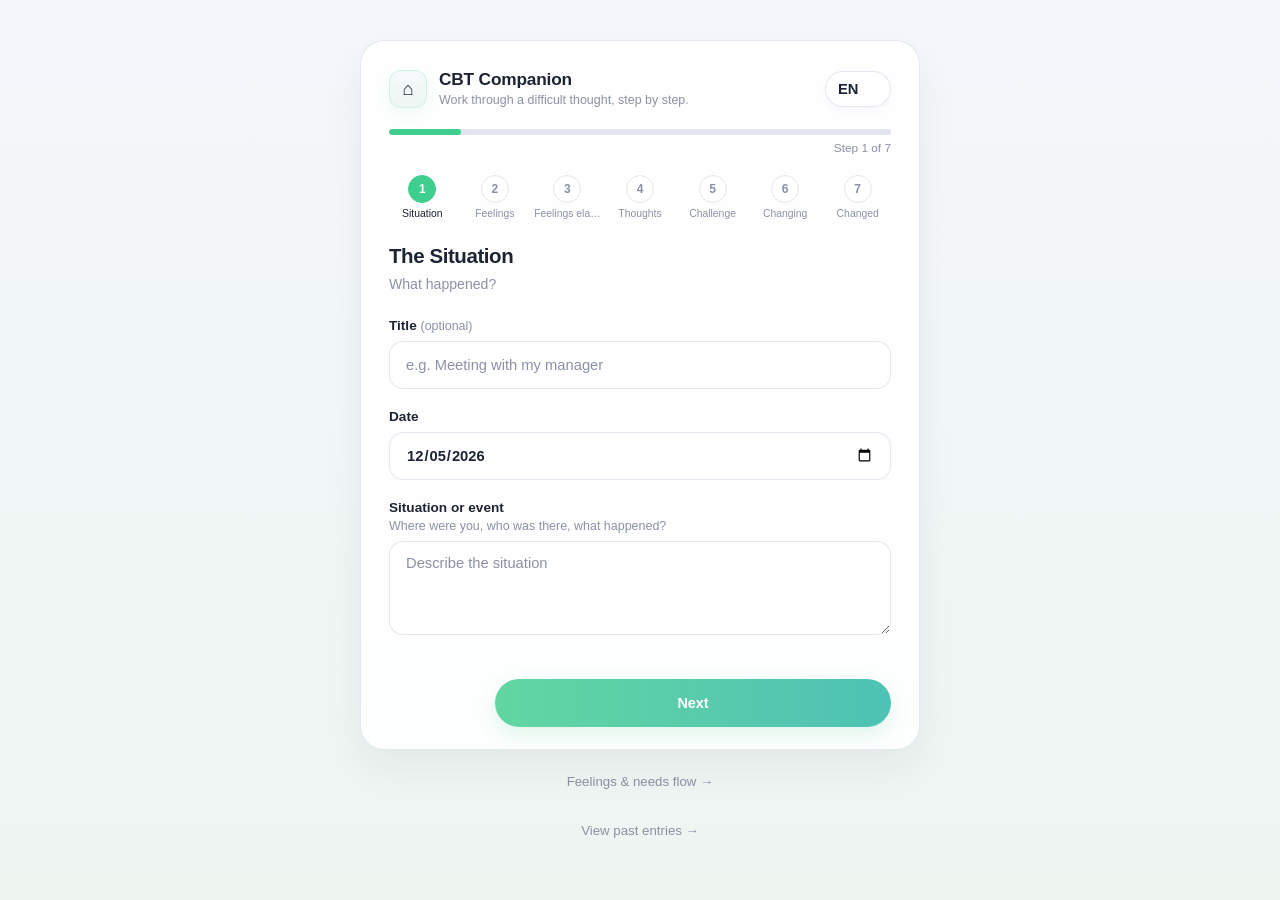
<file: index.html>
<!DOCTYPE html>
<html lang="en">
<head>
<meta charset="UTF-8">
<title>CBT Companion</title>
<meta name="viewport" content="width=device-width, initial-scale=1">
<link rel="stylesheet" href="style.css">
</head>
<body>
<div class="wrap">
<div class="wrap-card">

  <header class="app-header">
    <a href="index.html" class="header-badge" id="home-link" aria-label="Home">&#8962;</a>
    <div class="header-copy">
      <h1>CBT Companion</h1>
      <p data-i18n="appSubtitle">Work through a difficult thought, step by step.</p>
    </div>
    <div class="header-lang">
      <select id="language-select" class="language-select" aria-label="Language">
        <option value="en">EN</option>
        <option value="he">HE</option>
      </select>
    </div>
  </header>

  <div class="progress-track"><div class="progress-fill" id="progress-fill"></div></div>
  <div class="progress-label" id="progress-label"></div>
  <nav class="step-tracker" id="step-tracker" aria-label="CBT steps"></nav>

  <form id="cbt-form">

    <!-- Step 1: Situation -->
    <section class="step" data-step="1">
      <span class="step-title" data-i18n="step1Title">The Situation</span>
      <p class="step-subtitle" data-i18n="step1Subtitle">What happened?</p>

      <div class="field">
        <label for="title"><span data-i18n="title">Title</span> <span class="hint" style="display:inline" data-i18n="optionalText">(optional)</span></label>
        <div class="wrap-input"><input type="text" id="title" data-i18n-placeholder="titlePlaceholder" placeholder="e.g. Meeting with my manager"></div>
      </div>

      <div class="field">
        <label for="date" data-i18n="date">Date</label>
        <div class="wrap-input"><input type="date" id="date"></div>
      </div>

      <div class="field">
        <label for="situation" data-i18n="situation">Situation or event</label>
        <span class="hint" data-i18n="situationHint">Where were you, who was there, what happened?</span>
        <div class="wrap-input"><textarea id="situation" data-i18n-placeholder="situationPlaceholder" placeholder="Describe the situation"></textarea></div>
      </div>
    </section>

    <!-- Step 2: Feelings before -->
    <section class="step" data-step="2" hidden>
      <span class="step-title" data-i18n="step2Title">How You Felt</span>
      <p class="step-subtitle" data-i18n="step2Subtitle">Select every emotion that applies, then set its intensity.</p>
      <div class="emotion-picker" id="emotions-before"></div>
      <div class="intensity-list" id="intensity-before"></div>
    </section>

    <!-- Step 4: Thoughts -->
    <section class="step" data-step="4" hidden>
      <span class="step-title" data-i18n="step3Title">Automatic Thoughts</span>
      <p class="step-subtitle" data-i18n="step3Subtitle">Look closer at what went through your mind.</p>

      <div class="field">
        <label for="physicalSensations" data-i18n="physicalSensations">Physical sensations</label>
        <span class="hint" data-i18n="physicalSensationsHint">What did you notice in your body?</span>
        <div class="wrap-input"><textarea id="physicalSensations"></textarea></div>
      </div>

      <div class="field">
        <label for="automaticThought" data-i18n="automaticThought">Unhelpful thought</label>
        <div class="wrap-input"><textarea id="automaticThought" data-i18n-placeholder="automaticThoughtPlaceholder" placeholder="e.g. I'll never be good enough at my job"></textarea></div>
      </div>

      <div class="field">
        <div class="level-row">
          <span class="level-label" data-i18n="beliefLevel">How much do you believe it?</span>
          <span class="level-value"><span data-i18n="levelLabel">Level</span>: <b id="level-value">50</b>/100</span>
        </div>
        <div class="level-slider">
          <div class="track"></div>
          <div class="fill" id="level-fill"></div>
          <input type="range" id="level" min="0" max="100" value="50">
        </div>
      </div>

      <div class="field">
        <label for="interpretation" data-i18n="interpretation">Interpretation</label>
        <span class="hint" data-i18n="interpretationHint">How did you interpret what happened? What meaning did it have for you?</span>
        <div class="wrap-input"><textarea id="interpretation"></textarea></div>
      </div>

      <div class="field">
        <label for="pastExperiences" data-i18n="pastExperiences">Past experiences</label>
        <span class="hint" data-i18n="pastExperiencesHint">What past experiences influence this interpretation?</span>
        <div class="wrap-input"><textarea id="pastExperiences"></textarea></div>
      </div>

      <div class="field">
        <label for="beliefs" data-i18n="beliefs">Underlying beliefs</label>
        <div class="wrap-input"><textarea id="beliefs"></textarea></div>
      </div>

      <div class="field">
        <label for="consequence" data-i18n="consequence">Consequence / behavior</label>
        <span class="hint" data-i18n="consequenceHint">What did you do (or want to do) as a result?</span>
        <div class="wrap-input"><textarea id="consequence"></textarea></div>
      </div>
    </section>

    <!-- Step 5: Challenge -->
    <section class="step" data-step="5" hidden>
      <span class="step-title" data-i18n="step4Title">Identify &amp; Challenge</span>
      <p class="step-subtitle" data-i18n="step4Subtitle">Question the evidence, and spot any thinking traps.</p>

      <div class="field">
        <label for="evidenceFor" data-i18n="evidenceFor">Evidence that supports the thought</label>
        <div class="wrap-input"><textarea id="evidenceFor"></textarea></div>
      </div>

      <div class="field">
        <label for="evidenceAgainst" data-i18n="evidenceAgainst">Evidence against the thought</label>
        <div class="wrap-input"><textarea id="evidenceAgainst"></textarea></div>
      </div>

      <div class="field">
        <label data-i18n="cognitiveDistortions">Cognitive distortions</label>
        <span class="hint" data-i18n="distortionsHint">Select any thinking traps you notice in this thought.</span>
        <div class="chip-grid" id="distortion-list"></div>
      </div>
    </section>

    <!-- Step 6: Changing -->
    <section class="step" data-step="6" hidden>
      <span class="step-title" data-i18n="step5Title">Better Coping</span>
      <p class="step-subtitle" data-i18n="step5Subtitle">Create a balanced, realistic alternative thought.</p>

      <div class="field">
        <label for="balancedThought" data-i18n="balancedThought">Balanced alternative thought</label>
        <div class="wrap-input"><textarea id="balancedThought" data-i18n-placeholder="balancedThoughtPlaceholder" placeholder="e.g. I'm still learning and improving. One mistake doesn't define my abilities"></textarea></div>
      </div>

      <div class="field">
        <label for="newEmotionBehavior" data-i18n="newEmotionBehavior">New emotion &amp; behavior</label>
        <span class="hint" data-i18n="newEmotionBehaviorHint">Holding the balanced thought, how do you feel and act now?</span>
        <div class="wrap-input"><textarea id="newEmotionBehavior"></textarea></div>
      </div>

      <div class="field">
        <label for="nextAction" data-i18n="nextAction">What will you do differently?</label>
        <div class="wrap-input"><textarea id="nextAction"></textarea></div>
      </div>
    </section>

    <!-- Step 7: Changed -->
    <section class="step" data-step="7" hidden>
      <span class="step-title" data-i18n="step6Title">How You Feel Now</span>
      <p class="step-subtitle" data-i18n="step6Subtitle">Re-select your emotions and re-rate their intensity.</p>
      <div class="emotion-picker" id="emotions-after"></div>
      <div class="intensity-list" id="intensity-after"></div>
    </section>

    <!-- Review after step 7 -->
    <section class="step" data-step="8" hidden>
      <div class="confirmation">
        <h2 data-i18n="exerciseReview">Exercise Review</h2>
        <p data-i18n="savedOnDevice">Saved on this device.</p>
      </div>
      <div class="review-eyebrow" data-i18n="thoughtRecord">Thought Record</div>
      <div class="timeline" id="review-timeline"></div>
    </section>

    <div class="nav-buttons">
      <button type="button" class="btn secondary" id="btn-prev" data-i18n="back">Back</button>
      <button type="button" class="btn secondary" id="btn-feelings-elaborate" style="display:none;" data-i18n="feelingsElaborate">Feelings elaborate</button>
      <button type="button" class="btn" id="btn-next" data-i18n="next">Next</button>
    </div>
  </form>

</div>
  <div class="footer-link">
    <a href="needs.html" data-i18n="needsLink">Feelings &amp; needs flow &rarr;</a>
    <br><br>
    <a href="history.html" data-i18n="historyLink">View past entries &rarr;</a>
  </div>
</div>
<script src="script.js"></script>
</body>
</html>
</file>
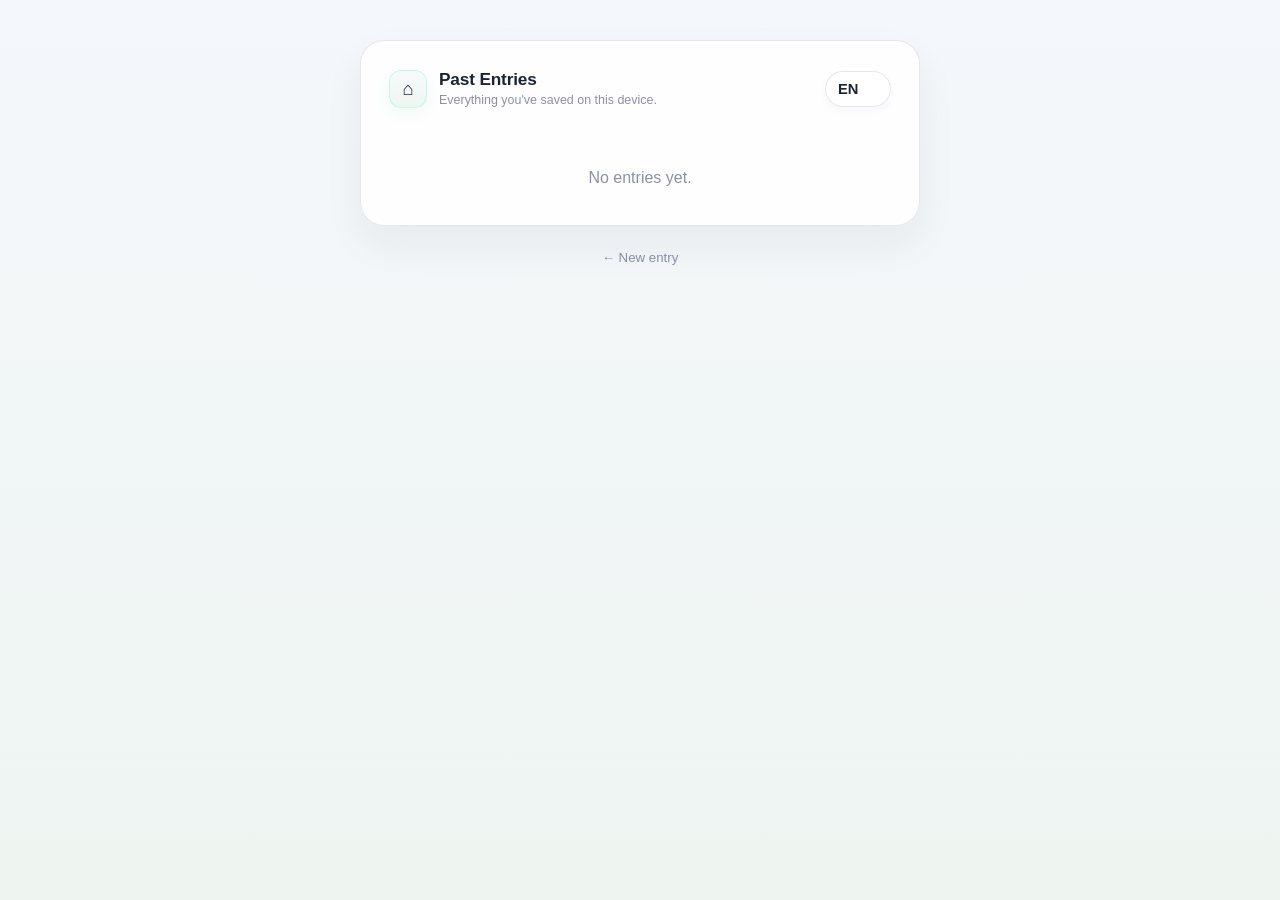
<file: history.html>
<!DOCTYPE html>
<html lang="en">
<head>
<meta charset="UTF-8">
<title>CBT Companion - History</title>
<meta name="viewport" content="width=device-width, initial-scale=1">
<link rel="stylesheet" href="style.css">
</head>
<body>
<div class="wrap">
<div class="wrap-card">

  <header class="app-header">
    <a href="index.html" class="header-badge" aria-label="Home">&#8962;</a>
    <div class="header-copy">
      <h1 data-i18n="historyTitle">Past Entries</h1>
      <p data-i18n="historySubtitle">Everything you've saved on this device.</p>
    </div>
    <div class="header-lang">
      <select id="language-select" class="language-select" aria-label="Language">
        <option value="en">EN</option>
        <option value="he">HE</option>
      </select>
    </div>
  </header>

  <div id="entries"></div>

</div>
  <div class="footer-link">
    <a href="index.html" data-i18n="newEntryLink">&larr; New entry</a>
  </div>
</div>
<script src="history.js"></script>
</body>
</html>
</file>
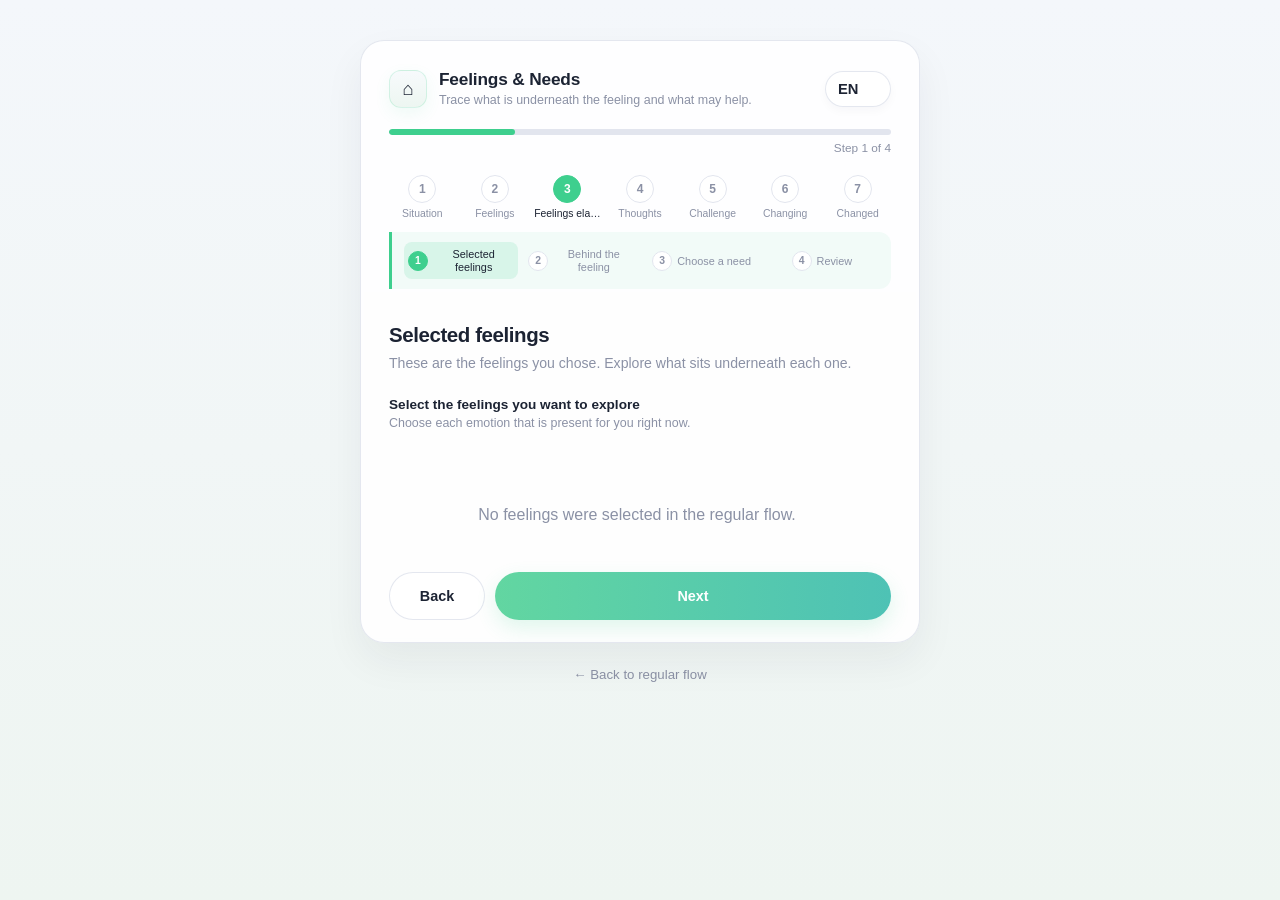
<file: needs.html>
<!DOCTYPE html>
<html lang="en">
<head>
  <meta charset="UTF-8">
  <meta name="viewport" content="width=device-width, initial-scale=1.0">
  <title>CBT Companion - Feelings & Needs</title>
  <link rel="stylesheet" href="style.css">
</head>
<body>
  <div class="wrap">
    <div class="wrap-card">
      <header class="app-header">
        <a href="index.html" class="header-badge" id="home-link" aria-label="Home">&#8962;</a>
        <div class="header-copy">
          <h1 data-i18n="needsTitle">Feelings &amp; Needs</h1>
          <p data-i18n="needsAppSubtitle">Trace what is underneath the feeling and what may help.</p>
        </div>
        <div class="header-lang">
          <select id="language-select" class="language-select" aria-label="Language">
            <option value="en">EN</option>
            <option value="he">HE</option>
          </select>
        </div>
      </header>

      <div class="progress-track"><div class="progress-fill" id="needs-progress-fill"></div></div>
      <div class="progress-label" id="needs-progress-label"></div>
      <nav class="step-tracker" id="needs-step-tracker" aria-label="Feelings and needs steps"></nav>
      <nav class="inner-step-tracker" id="inner-step-tracker" aria-label="Feelings elaboration steps"></nav>

      <form id="needs-form">
        <section class="needs-step" data-step="1">
          <span class="step-title" data-i18n="needsStep1Title">Selected feelings</span>
          <p class="step-subtitle" data-i18n="needsStep1Subtitle">These are the feelings you chose. Explore what sits underneath each one.</p>

          <div class="field">
            <label data-i18n="needsSelectFeelingLabel">Select the feelings you want to explore</label>
            <span class="hint" data-i18n="needsSelectFeelingHint">Choose each emotion that is present for you right now.</span>
            <div class="emotion-picker" id="needs-emotions"></div>
          </div>
        </section>

        <section class="needs-step" data-step="2" hidden>
          <span class="step-title" data-i18n="needsStep2Title">What sits behind this feeling?</span>
          <p class="step-subtitle" data-i18n="needsStep2Subtitle">For each selected feeling, notice what is underneath it and name the need behind it.</p>
          <div id="step-two-content"></div>
        </section>

        <section class="needs-step" data-step="3" hidden>
          <span class="step-title" data-i18n="needsStep3Title">What would meet this need?</span>
          <p class="step-subtitle" data-i18n="needsStep3Subtitle">For each feeling, choose the need that fits and describe what would help.</p>
          <div id="step-three-content"></div>
        </section>

        <section class="needs-step" data-step="4" hidden>
          <span class="step-title" data-i18n="needsStep4Title">Feelings again</span>
          <p class="step-subtitle" data-i18n="needsStep4Subtitle">A quick review of the emotions you explored and what they point to.</p>
          <div id="step-four-content"></div>
        </section>

        <div class="nav-buttons">
          <button type="button" class="btn secondary" id="needs-btn-prev" data-i18n="back">Back</button>
          <button type="button" class="btn" id="needs-btn-next" data-i18n="next">Next</button>
        </div>
      </form>
    </div>

    <div class="footer-link">
      <a href="index.html#step2" data-i18n="mainCbtLink">&larr; Back to regular flow</a>
    </div>
  </div>

  <script src="needs.js"></script>
</body>
</html>
</file>
<file: style.css>
:root {
  --bg: #eef1f7;
  --card: #ffffff;
  --green: #3ecf8e;
  --green-dark: #2ea876;
  --teal: #2bb3a3;
  --text-dark: #1c2333;
  --text-muted: #8b91a5;
  --border: #e2e5ee;
  --timeline: #d7dae6;
  --chip-gray: #8b91a5;
  --chip-blue: #3fc1d6;
  --chip-pink: #ef6fa0;
  --danger: #ef5b6b;
  --shadow: 0 4px 18px rgba(28, 35, 51, 0.07);
}

* { box-sizing: border-box; }
html, body { min-height: 100%; }

body {
  margin: 0;
  font-family: -apple-system, "Segoe UI", Roboto, Arial, sans-serif;
  color: var(--text-dark);
  min-height: 100vh;
  display: flex;
  justify-content: center;
  padding: 40px 15px;
  background: linear-gradient(180deg, #f4f7fb 0%, #eef5f1 100%);
}
body.rtl {
  direction: rtl;
  text-align: right;
}
body.rtl .header-copy,
body.rtl .field label,
body.rtl .field .hint,
body.rtl .summary-row,
body.rtl .step-title,
body.rtl .step-subtitle {
  text-align: right;
}
body.rtl .nav-buttons { direction: rtl; }
body.rtl .header-lang { margin-left: 0; margin-right: auto; }
body.rtl .header-badge { margin-left: 0; margin-right: 0; }

.wrap { max-width: 560px; width: 100%; }

.wrap-card {
  background: rgba(255,255,255,0.88);
  border: 1px solid rgba(226, 229, 238, 0.9);
  border-radius: 24px;
  overflow: hidden;
  padding: 28px 28px 22px;
  box-shadow: 0 18px 40px rgba(28, 35, 51, 0.06);
  backdrop-filter: blur(2px);
}

@media (max-width: 600px) {
  .wrap-card { padding: 22px 16px 16px; border-radius: 18px; }
}

header.app-header {
  display: flex;
  align-items: center;
  gap: 12px;
  margin-bottom: 20px;
}

.header-copy { flex: 1; min-width: 0; }
.header-lang { margin-left: auto; }
.language-select {
  min-width: 66px;
  height: 36px;
  border-radius: 999px;
  border: 1px solid rgba(226, 229, 238, 0.9);
  background: rgba(255,255,255,0.82);
  color: var(--text-dark);
  font-weight: 700;
  padding: 0 12px;
  box-shadow: 0 4px 10px rgba(28, 35, 51, 0.03);
}

.header-badge {
  width: 38px;
  height: 38px;
  min-width: 38px;
  border-radius: 12px;
  background: linear-gradient(180deg, #f7fafc 0%, #edf6f1 100%);
  border: 1px solid rgba(62, 207, 142, 0.18);
  display: flex;
  align-items: center;
  justify-content: center;
  font-size: 1.15rem;
  color: var(--text-dark);
  text-decoration: none;
  box-shadow: 0 6px 16px rgba(62, 207, 142, 0.08);
  transition: transform 0.15s ease, box-shadow 0.15s ease;
}
.header-badge:hover {
  transform: translateY(-1px);
  box-shadow: 0 8px 18px rgba(62, 207, 142, 0.12);
}

header.app-header h1 { font-size: 1.08rem; margin: 0; font-weight: 800; letter-spacing: -0.01em; }
header.app-header p { margin: 2px 0 0; color: var(--text-muted); font-size: 0.78rem; line-height: 1.4; }

.progress-track {
  height: 6px;
  border-radius: 3px;
  background: var(--border);
  margin-bottom: 6px;
  overflow: hidden;
}

.progress-fill {
  height: 100%;
  border-radius: 3px;
  background: var(--green);
  transition: width 0.25s ease;
}

.progress-label {
  font-size: 0.74rem;
  color: var(--text-muted);
  margin-bottom: 20px;
  text-align: right;
}

.step-tracker {
  display: grid;
  grid-template-columns: repeat(7, minmax(0, 1fr));
  gap: 6px;
  margin: 0 0 24px;
}
.step-track-item {
  display: flex;
  flex-direction: column;
  align-items: center;
  gap: 5px;
  min-width: 0;
  padding: 0;
  border: 0;
  background: transparent;
  color: var(--text-muted);
  cursor: pointer;
  font: inherit;
}
.step-track-number {
  display: grid;
  place-items: center;
  width: 28px;
  height: 28px;
  border: 1px solid var(--border);
  border-radius: 50%;
  background: #fff;
  font-size: 0.75rem;
  font-weight: 800;
  transition: background 0.15s ease, color 0.15s ease, border-color 0.15s ease;
}
.step-track-name {
  overflow: hidden;
  max-width: 100%;
  font-size: 0.65rem;
  line-height: 1.15;
  text-align: center;
  text-overflow: ellipsis;
  white-space: nowrap;
}
.step-track-item:hover .step-track-number,
.step-track-item.active .step-track-number {
  border-color: var(--green);
  background: var(--green);
  color: #fff;
}
.step-track-item.active { color: var(--text-dark); }
.inner-step-tracker {
  display: grid;
  grid-template-columns: repeat(4, minmax(0, 1fr));
  gap: 6px;
  margin: -12px 0 24px;
  padding: 10px 12px;
  border-left: 3px solid var(--green);
  border-radius: 0 12px 12px 0;
  background: rgba(62, 207, 142, 0.06);
}
.inner-step-item {
  display: flex;
  align-items: center;
  justify-content: center;
  gap: 5px;
  min-width: 0;
  padding: 6px 4px;
  border: 0;
  border-radius: 8px;
  background: transparent;
  color: var(--text-muted);
  cursor: pointer;
  font: inherit;
  font-size: 0.68rem;
  line-height: 1.15;
  text-align: center;
}
.inner-step-number {
  display: grid;
  place-items: center;
  flex: 0 0 auto;
  width: 20px;
  height: 20px;
  border: 1px solid var(--border);
  border-radius: 50%;
  background: #fff;
  font-size: 0.65rem;
  font-weight: 800;
}
.inner-step-item:hover,
.inner-step-item.active {
  background: rgba(62, 207, 142, 0.14);
  color: var(--text-dark);
}
.inner-step-item.active .inner-step-number {
  border-color: var(--green);
  background: var(--green);
  color: #fff;
}
@media (max-width: 480px) {
  .step-tracker { gap: 2px; }
  .step-track-name { font-size: 0.58rem; }
  .step-track-number { width: 25px; height: 25px; }
  .inner-step-tracker { gap: 2px; padding: 8px 4px; }
  .inner-step-item { flex-direction: column; gap: 3px; font-size: 0.58rem; }
}

.step-title { display: block; font-size: 1.28rem; font-weight: 800; margin: 0 0 6px; letter-spacing: -0.02em; }
.step-subtitle { margin: 0 0 22px; color: var(--text-muted); font-size: 0.88rem; line-height: 1.5; }

.field { margin-bottom: 20px; }
.field label { display: block; font-weight: 700; font-size: 0.85rem; margin-bottom: 8px; }
.field .hint { display: block; font-weight: 400; color: var(--text-muted); font-size: 0.78rem; margin: -4px 0 8px; }

.wrap-input {
  width: 100%;
  background: rgba(255,255,255,0.95);
  border-radius: 14px;
  border: 1px solid rgba(226, 229, 238, 0.9);
  transition: border-color 0.2s, box-shadow 0.2s ease;
  box-shadow: inset 0 1px 2px rgba(28,35,51,0.02);
}
.wrap-input:focus-within { border-color: rgba(62, 207, 142, 0.7); box-shadow: 0 0 0 4px rgba(62, 207, 142, 0.08); }

input[type="text"], input[type="date"], select, textarea {
  display: block; width: 100%; border: none; outline: none; background: transparent;
  font-family: inherit; font-weight: 600; font-size: 0.92rem; color: var(--text-dark); resize: vertical;
}
input[type="text"], input[type="date"] { height: 46px; padding: 0 16px; }
select { height: 46px; padding: 0 16px; appearance: none; }
textarea { min-height: 92px; padding: 13px 16px; }
input::placeholder, textarea::placeholder { color: var(--text-muted); font-weight: 400; }

/* Belief level bar */
.level-row { display: flex; justify-content: space-between; align-items: baseline; margin-bottom: 8px; }
.level-row .level-label { font-weight: 700; font-size: 0.85rem; }
.level-row .level-value { font-size: 0.8rem; color: var(--text-muted); }
.level-value b { color: var(--green-dark); }

.level-slider { position: relative; height: 10px; }
.level-slider .track { position: absolute; inset: 0; background: var(--border); border-radius: 5px; }
.level-slider .fill { position: absolute; top: 0; bottom: 0; left: 0; background: var(--green); border-radius: 5px; pointer-events: none; }
.level-slider input[type="range"] {
  position: absolute; inset: 0; width: 100%; margin: 0; appearance: none; background: transparent; cursor: pointer;
}
.level-slider input[type="range"]::-webkit-slider-thumb {
  appearance: none; width: 18px; height: 18px; border-radius: 50%; background: #fff;
  border: 3px solid var(--green); margin-top: -4px; box-shadow: 0 1px 4px rgba(0,0,0,0.2);
}
.level-slider input[type="range"]::-moz-range-thumb {
  width: 18px; height: 18px; border-radius: 50%; background: #fff; border: 3px solid var(--green);
  box-shadow: 0 1px 4px rgba(0,0,0,0.2);
}
.level-slider input[type="range"]::-moz-range-track { background: transparent; }

/* Emotion picker */
.emotion-picker {
  max-height: 320px;
  overflow-y: auto;
  padding: 8px 8px 4px 2px;
}

.emotion-grid { display: grid; grid-template-columns: repeat(2, 1fr); gap: 8px; padding-top: 4px; }

@media (min-width: 480px) {
  .emotion-grid { grid-template-columns: repeat(3, 1fr); }
}

.emotion-grid button {
  position: relative;
  z-index: 1;
  padding: 8px 8px;
  border: 1.5px solid rgba(255,255,255,0.6);
  border-radius: 999px;
  background: rgba(255,255,255,0.9);
  color: var(--c, var(--text-dark));
  font-size: 0.74rem;
  font-weight: 600;
  cursor: pointer;
  user-select: none;
  -webkit-tap-highlight-color: transparent;
  touch-action: manipulation;
  pointer-events: auto;
  transition: transform 0.15s ease, box-shadow 0.15s ease, background 0.15s ease, color 0.15s ease;
  box-shadow: 0 4px 12px rgba(28, 35, 51, 0.04);
}

.emotion-grid button:hover {
  transform: translateY(-1px);
}

.emotion-grid button:active {
  transform: scale(0.98);
}

.emotion-grid button.selected {
  background: linear-gradient(135deg, var(--c), color-mix(in srgb, var(--c) 70%, white));
  color: #fff;
  font-weight: 700;
  box-shadow: 0 10px 18px color-mix(in srgb, var(--c) 20%, transparent);
}

.intensity-list { margin-top: 16px; display: flex; flex-wrap: wrap; gap: 8px; }

.intensity-chip {
  display: flex;
  align-items: center;
  gap: 10px;
  color: #fff;
  border-radius: 999px;
  padding: 6px 8px 6px 16px;
  font-size: 0.78rem;
  font-weight: 700;
}

.intensity-chip input[type="range"] { width: 70px; accent-color: #fff; }
.intensity-chip .pct { min-width: 32px; text-align: right; }

/* Choice chips (distortions picker + feeling picker) */
.chip-grid { display: flex; flex-wrap: wrap; gap: 8px; }

.chip {
  border: 1.5px solid rgba(139, 145, 165, 0.35);
  color: var(--chip-gray);
  background: rgba(255, 255, 255, 0.9);
  border-radius: 999px;
  padding: 8px 14px;
  font-size: 0.82rem;
  font-weight: 700;
  cursor: pointer;
  transition: transform 0.15s ease, box-shadow 0.15s ease, background 0.15s ease, color 0.15s ease;
  box-shadow: 0 1px 3px rgba(28, 35, 51, 0.04);
}
.chip:hover { transform: translateY(-1px); }
.chip:nth-child(3n+2) { border-color: rgba(63, 193, 214, 0.35); color: var(--chip-blue); }
.chip:nth-child(3n+3) { border-color: rgba(239, 111, 160, 0.35); color: var(--chip-pink); }

.chip.selected { color: #fff; background: var(--chip-gray); box-shadow: 0 5px 14px rgba(139, 145, 165, 0.18); }
.chip:nth-child(3n+2).selected { background: var(--chip-blue); box-shadow: 0 5px 14px rgba(63, 193, 214, 0.2); }
.chip:nth-child(3n+3).selected { background: var(--chip-pink); box-shadow: 0 5px 14px rgba(239, 111, 160, 0.2); }

.chip .d-desc {
  display: block;
  font-weight: 400;
  font-size: 0.72rem;
  margin-top: 3px;
  color: inherit;
  opacity: 0.8;
  white-space: normal;
}

/* Buttons */
.nav-buttons { display: flex; justify-content: center; gap: 10px; padding-top: 24px; }

button.btn {
  display: flex; justify-content: center; align-items: center; flex: 1;
  height: 48px; padding: 0 18px; border: none; border-radius: 999px;
  font-weight: 700; font-size: 0.9rem; color: #fff; cursor: pointer;
  background: linear-gradient(90deg, #62d6a1 0%, #4ec2b5 100%);
  transition: transform 0.15s ease, opacity 0.2s;
  box-shadow: 0 8px 20px rgba(62, 207, 142, 0.16);
}
button.btn:hover { opacity: 0.96; transform: translateY(-1px); }

button.btn.secondary {
  background: rgba(255,255,255,0.9); color: var(--text-dark); flex: 0 0 96px;
  border: 1px solid rgba(226, 229, 238, 0.9);
  box-shadow: none;
}
button.btn.secondary:hover { background: rgba(238, 241, 247, 0.95); opacity: 1; }

.footer-link { text-align: center; margin-top: 16px; }
.footer-link a {
  display: inline-flex;
  align-items: center;
  justify-content: center;
  color: var(--text-muted);
  font-size: 0.83rem;
  text-decoration: none;
  padding: 8px 12px;
  border-radius: 999px;
  transition: background 0.15s ease, color 0.15s ease, transform 0.15s ease;
}
.footer-link a:hover {
  color: var(--text-dark);
  background: rgba(62, 207, 142, 0.08);
  transform: translateY(-1px);
}

/* Review timeline (matches CBT Companion "Exercise Review" screen) */
.review-eyebrow { font-size: 0.78rem; color: var(--text-muted); font-weight: 700; text-transform: uppercase; letter-spacing: 0.03em; margin-bottom: 14px; }

.timeline { position: relative; padding-left: 30px; }

.timeline::before {
  content: "";
  position: absolute;
  left: 11px;
  top: 12px;
  bottom: 12px;
  border-left: 2px dashed var(--timeline);
}

.timeline-item { position: relative; margin-bottom: 16px; }

.timeline-node {
  position: absolute;
  left: -30px;
  top: 14px;
  width: 24px;
  height: 24px;
  border-radius: 50%;
  background: var(--bg);
  border: 1px solid var(--border);
}

.review-card {
  background: rgba(255,255,255,0.94);
  border: 1px solid rgba(226, 229, 238, 0.9);
  border-radius: 16px;
  padding: 16px 18px;
  box-shadow: 0 8px 18px rgba(28, 35, 51, 0.02);
}

.review-card .r-title { font-weight: 700; font-size: 0.88rem; margin-bottom: 10px; }
.review-card .r-title .r-sub { font-weight: 400; color: var(--teal); font-size: 0.78rem; }
.review-card .r-text { font-size: 0.88rem; color: var(--text-dark); white-space: pre-wrap; margin-bottom: 10px; }
.review-card .r-empty { font-size: 0.82rem; color: var(--text-muted); font-style: italic; }

.review-chip {
  display: inline-block;
  border: 1.5px solid var(--chip-gray);
  color: var(--chip-gray);
  border-radius: 999px;
  padding: 4px 12px;
  font-size: 0.76rem;
  font-weight: 700;
  margin: 0 6px 6px 0;
}
.review-chip:nth-child(3n+2) { border-color: var(--chip-blue); color: var(--chip-blue); }
.review-chip:nth-child(3n+3) { border-color: var(--chip-pink); color: var(--chip-pink); }

.confirmation { text-align: center; padding: 8px 0 4px; }
.confirmation h2 { margin: 0 0 4px; font-size: 1.15rem; }
.confirmation p { color: var(--text-muted); font-size: 0.85rem; margin: 0 0 20px; }

/* Needs flow */
.needs-step[hidden] { display: none !important; }
.needs-step {
  display: block;
  padding: 10px 0 0;
}
.needs-card {
  background: linear-gradient(180deg, rgba(255,255,255,0.97), rgba(247,250,252,0.97));
  border: 1px solid rgba(226, 229, 238, 0.9);
  border-radius: 20px;
  padding: 18px 16px 14px;
  margin-bottom: 16px;
  box-shadow: 0 8px 24px rgba(28, 35, 51, 0.025);
}
.needs-card-header {
  font-size: 1rem;
  font-weight: 800;
  margin-bottom: 14px;
  color: var(--text-dark);
}
.needs-select-wrap {
  overflow: hidden;
  border-radius: 14px;
  background: rgba(255,255,255,0.95);
  border: 1px solid rgba(226, 229, 238, 0.9);
  box-shadow: inset 0 1px 2px rgba(28, 35, 51, 0.02);
}
.needs-select-wrap select {
  min-height: 150px;
  background: transparent;
  border: none;
  border-radius: 14px;
  padding: 10px 10px;
  width: 100%;
  color: var(--text-dark);
  font-weight: 600;
}
.needs-select-wrap select option {
  padding: 8px 10px;
  border-radius: 8px;
  margin: 2px 0;
}
.needs-select-wrap select option:checked {
  background: linear-gradient(90deg, rgba(62, 207, 142, 0.14), rgba(43, 179, 163, 0.12));
  color: var(--text-dark);
}

/* Checkbox-based needs selector */
.needs-select-box {
  display: flex;
  flex-direction: column;
}

.needs-select-toggle {
  display: flex;
  justify-content: space-between;
  align-items: center;
  width: 100%;
  height: 46px;
  padding: 0 16px;
  border: 1px solid rgba(226, 229, 238, 0.9);
  border-radius: 14px;
  background: rgba(255, 255, 255, 0.95);
  color: var(--text-dark);
  font-weight: 600;
  font-size: 0.92rem;
  cursor: pointer;
  transition: border-color 0.2s, box-shadow 0.2s ease, background 0.2s;
  box-shadow: inset 0 1px 2px rgba(28, 35, 51, 0.02);
}

.needs-select-toggle:hover {
  border-color: rgba(62, 207, 142, 0.5);
  background: rgba(255, 255, 255, 1);
}

.needs-select-toggle.open {
  border-color: rgba(62, 207, 142, 0.7);
  box-shadow: 0 0 0 4px rgba(62, 207, 142, 0.08);
}

.needs-select-toggle .toggle-icon {
  display: inline-block;
  transition: transform 0.2s ease;
  font-size: 0.72rem;
  color: var(--text-muted);
}

.needs-select-toggle.open .toggle-icon {
  transform: rotate(180deg);
}

.needs-checkbox-grid {
  display: grid;
  grid-template-columns: repeat(auto-fill, minmax(140px, 1fr));
  gap: 8px;
  padding: 12px 8px;
  border: 1px solid rgba(226, 229, 238, 0.9);
  border-top: none;
  border-radius: 0 0 14px 14px;
  background: rgba(247, 250, 252, 0.95);
  margin-top: -1px;
}

.needs-checkbox-grid[hidden] {
  display: none !important;
}

.needs-checkbox {
  display: flex;
  align-items: center;
  gap: 8px;
  cursor: pointer;
  user-select: none;
}

.needs-checkbox input[type="checkbox"] {
  width: 16px;
  height: 16px;
  cursor: pointer;
  accent-color: var(--green);
  flex-shrink: 0;
}

.needs-checkbox span {
  font-size: 0.83rem;
  color: var(--text-dark);
  font-weight: 500;
  line-height: 1.3;
}

.needs-checkbox:hover span {
  color: var(--green-dark);
}


.summary-card {
  background: linear-gradient(180deg, rgba(255,255,255,0.96), rgba(246,249,252,0.96));
}
.summary-row {
  margin-top: 10px;
  font-size: 0.85rem;
  line-height: 1.55;
  color: var(--text-dark);
  white-space: pre-wrap;
  padding-top: 8px;
  border-top: 1px solid rgba(226, 229, 238, 0.8);
}
.summary-row:first-of-type {
  border-top: none;
  margin-top: 8px;
  padding-top: 0;
}
.summary-row strong {
  color: var(--text-dark);
}

/* history page */
.entry-card {
  background: var(--card);
  border-radius: 20px;
  padding: 20px 20px 14px;
  margin-bottom: 16px;
  box-shadow: var(--shadow);
}

.entry-card .entry-header { display: flex; justify-content: space-between; align-items: baseline; margin-bottom: 6px; }
.entry-card h3 { margin: 0; font-size: 1rem; }
.entry-card .meta { color: var(--text-muted); font-size: 0.8rem; margin-bottom: 14px; }

.empty-state { text-align: center; color: var(--text-muted); margin-top: 60px; }

.delete-btn {
  border: none; background: none; color: var(--danger); font-size: 0.78rem; cursor: pointer;
}
</file>
